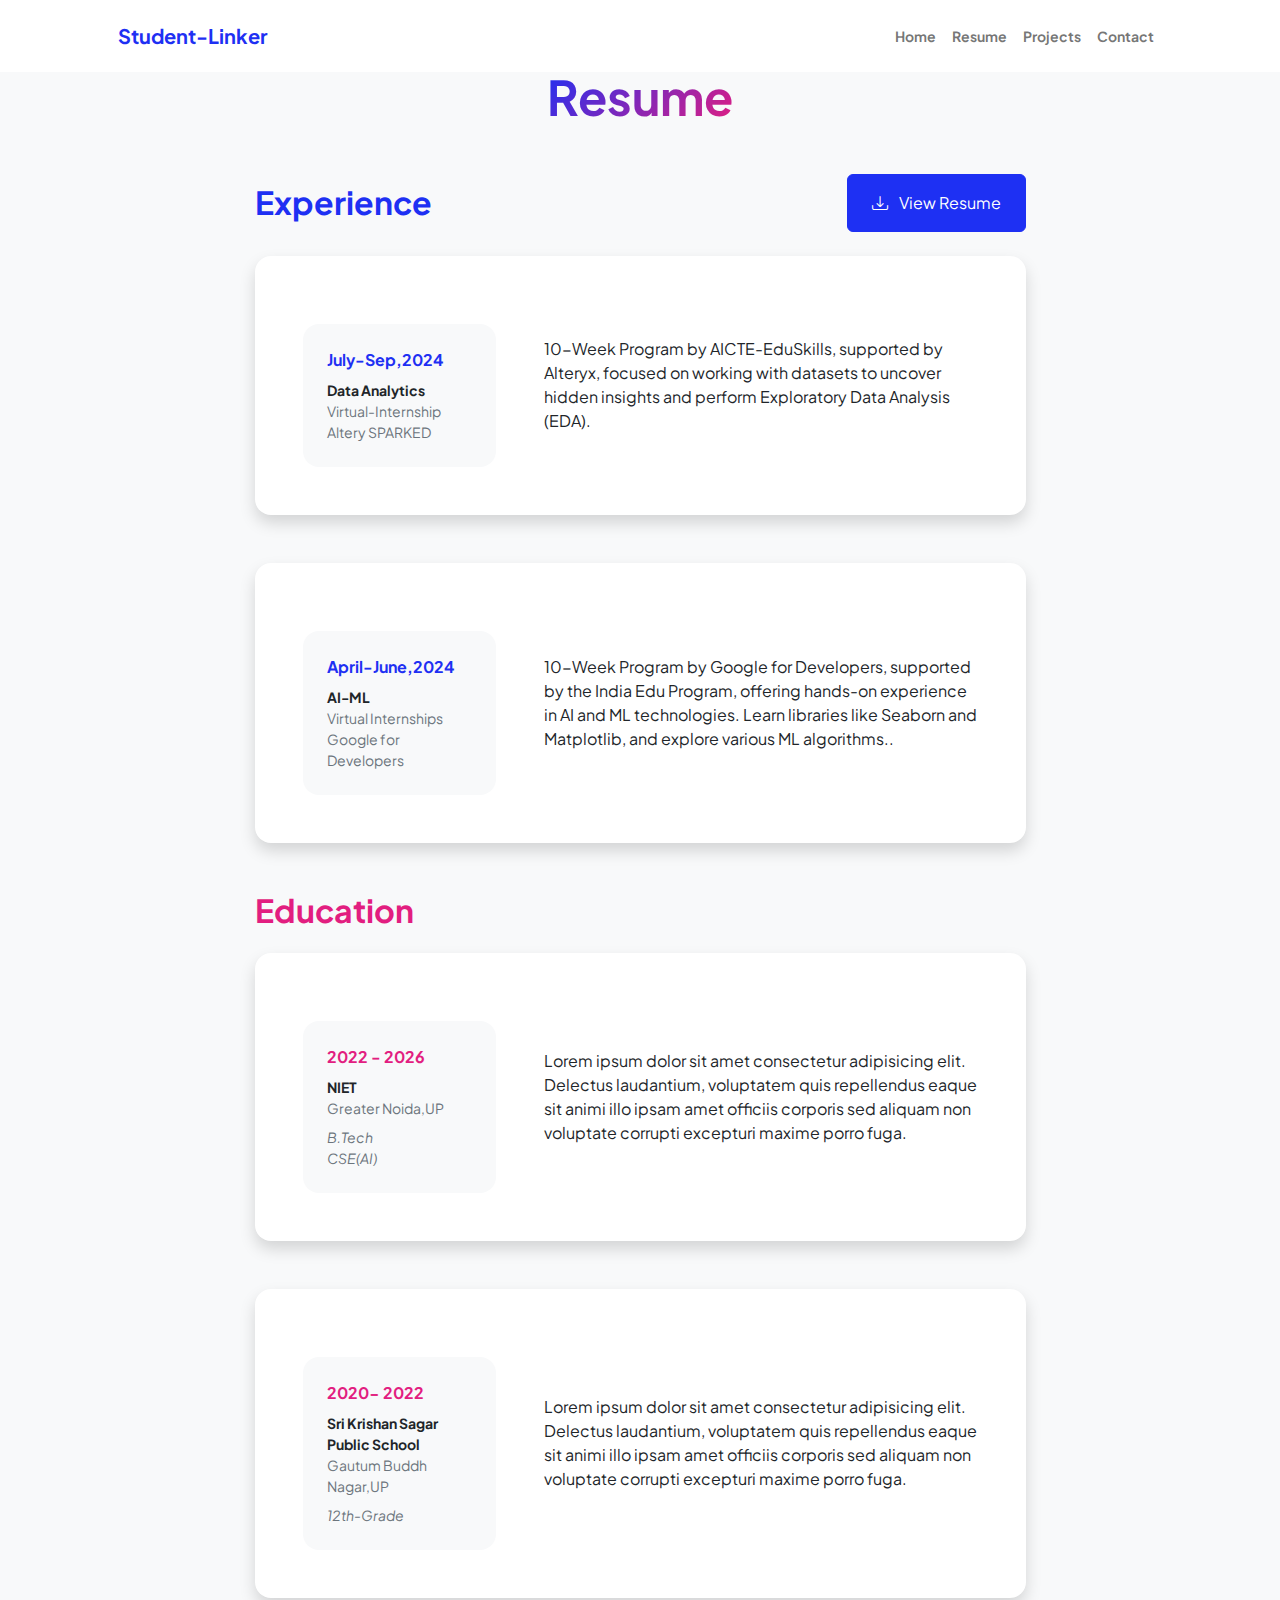
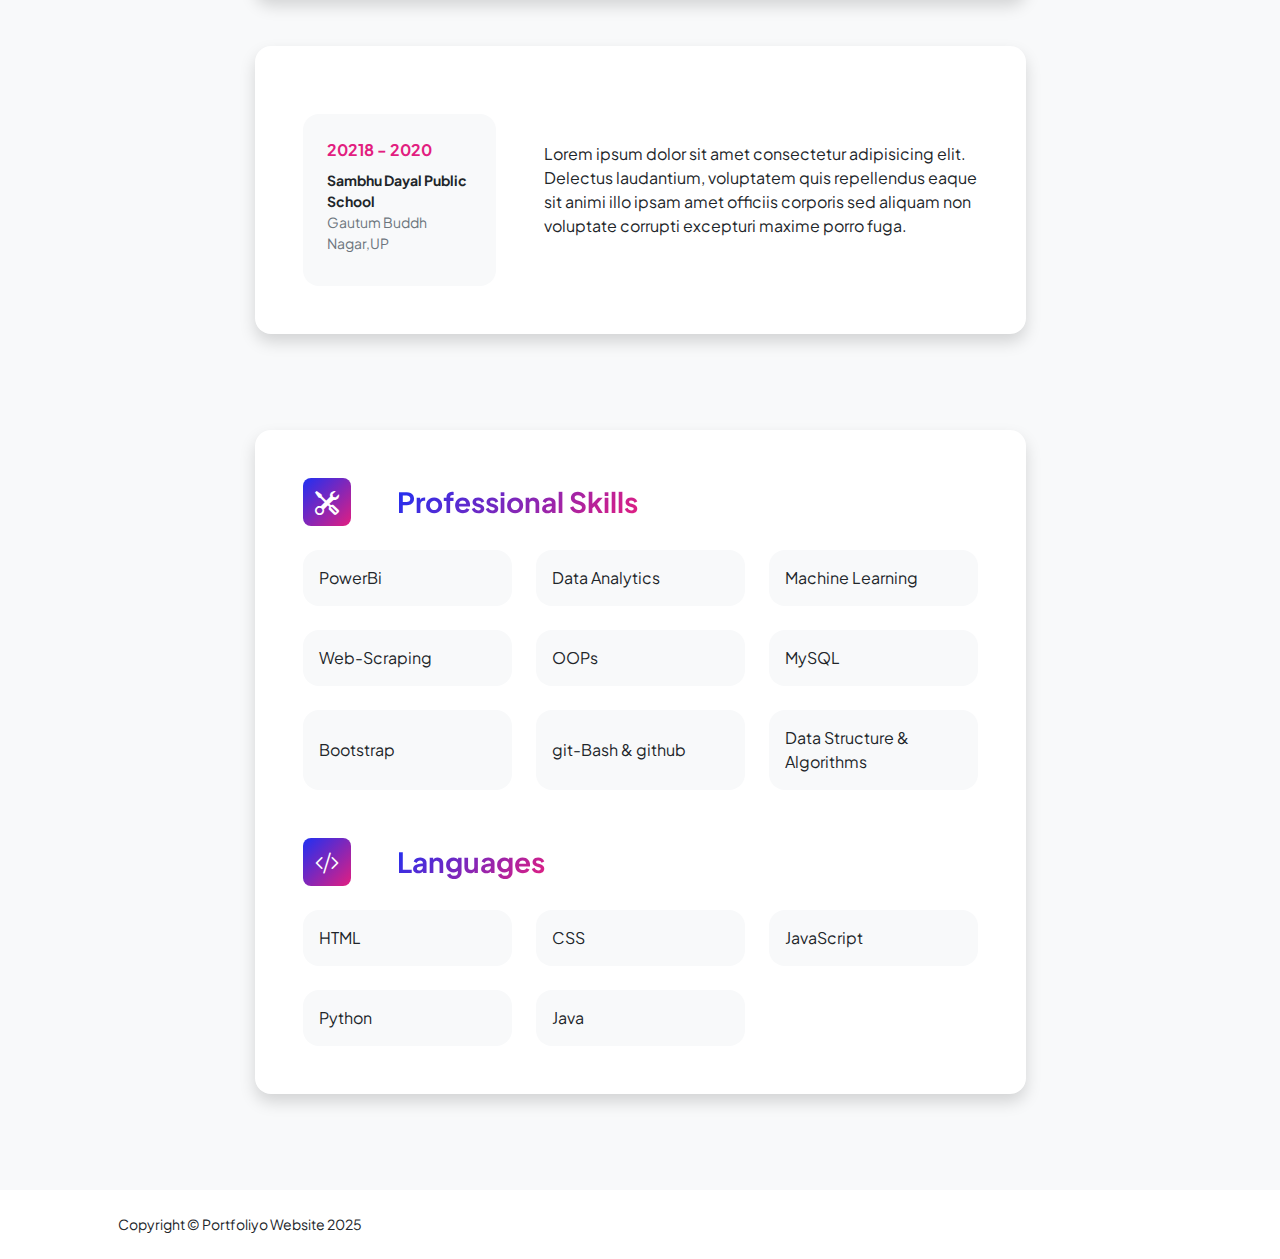
<file: resume.html>
<!DOCTYPE html>
<html lang="en">
    <head>
        <meta charset="utf-8" />
        <meta name="viewport" content="width=device-width, initial-scale=1, shrink-to-fit=no" />
        <meta name="description" content="" />
        <meta name="author" content="" />
        <title>Personal - Start Bootstrap Template</title>
        <!-- Favicon-->
        <link rel="icon" type="image/x-icon" href="assets/favicon.ico" />
        <!-- Custom Google font-->
        <link rel="preconnect" href="https://fonts.googleapis.com" />
        <link rel="preconnect" href="https://fonts.gstatic.com" crossorigin />
        <link href="https://fonts.googleapis.com/css2?family=Plus+Jakarta+Sans:wght@100;200;300;400;500;600;700;800;900&amp;display=swap" rel="stylesheet" />
        <!-- Bootstrap icons-->
        <link href="https://cdn.jsdelivr.net/npm/bootstrap-icons@1.8.1/font/bootstrap-icons.css" rel="stylesheet" />
        <!-- Core theme CSS (includes Bootstrap)-->
        <link href="css/styles.css" rel="stylesheet" />
    </head>
    <body class="d-flex flex-column h-100 bg-light">
        <main class="flex-shrink-0">
            <!-- Navigation-->
            <nav class="navbar navbar-expand-lg navbar-light bg-white py-3">
                <div class="container px-5">
                    <a class="navbar-brand" href="index.html"><span class="fw-bolder text-primary">Student-Linker</span></a>
                    <button class="navbar-toggler" type="button" data-bs-toggle="collapse" data-bs-target="#navbarSupportedContent" aria-controls="navbarSupportedContent" aria-expanded="false" aria-label="Toggle navigation"><span class="navbar-toggler-icon"></span></button>
                    <div class="collapse navbar-collapse" id="navbarSupportedContent">
                        <ul class="navbar-nav ms-auto mb-2 mb-lg-0 small fw-bolder">
                            <li class="nav-item"><a class="nav-link" href="index.html">Home</a></li>
                            <li class="nav-item"><a class="nav-link" href="resume.html">Resume</a></li>
                            <li class="nav-item"><a class="nav-link" href="projects.html">Projects</a></li>
                            <li class="nav-item"><a class="nav-link" href="contact.html">Contact</a></li>
                        </ul>
                    </div>
                </div>
            </nav>
            <!-- Page Content-->
            <div class="container px-5 my-5">
                <div class="text-center mb-5">
                    <h1 class="display-5 fw-bolder mb-0"><span class="text-gradient d-inline">Resume</span></h1>
                </div>
                <div class="row gx-5 justify-content-center">
                    <div class="col-lg-11 col-xl-9 col-xxl-8">
                        <!-- Experience Section-->
                        <section>
                            <div class="d-flex align-items-center justify-content-between mb-4">
                                <h2 class="text-primary fw-bolder mb-0">Experience</h2>
                                <!-- Download resume button-->
                                <!-- Note: Set the link href target to a PDF file within your project-->
                                <a class="btn btn-primary px-4 py-3" href="https://drive.google.com/file/d/1cTsphtOpli7dNGsqAo8sjhDjN9iF6Ntz/view?usp=sharing" target="_blank">
                                    <div class="d-inline-block bi bi-download me-2"></div>
                                    View Resume
                                </a>
                                
                            </div>
                            <!-- Experience Card 1-->
                              <!-- card-1 start -->
                             
                            <div class="card shadow border-0 rounded-4 mb-5">
                                <div class="card-body p-5">
                                    <div class="row align-items-center gx-5">
                                        <div class="col text-center text-lg-start mb-4 mb-lg-0">
                                            <div class="bg-light p-4 rounded-4">
                                                <div class="text-primary fw-bolder mb-2"> July-Sep,2024</div>
                                                <div class="small fw-bolder">Data Analytics</div>
                                                <div class="small text-muted">Virtual-Internship</div>
                                                <div class="small text-muted">Altery SPARKED</div>
                                            </div>
                                        </div>
                                        <div class="col-lg-8"><div>10-Week Program by AICTE-EduSkills, supported by Alteryx, focused on working with datasets to uncover hidden insights and perform Exploratory Data Analysis (EDA).</div></div>
                                    </div>
                                </div>
                            </div>
                            <!-- card-1 end -->
                              <!-- card-1 start -->
                             
                            <!-- <div class="card shadow border-0 rounded-4 mb-5">
                                <div class="card-body p-5">
                                    <div class="row align-items-center gx-5">
                                        <div class="col text-center text-lg-start mb-4 mb-lg-0">
                                            <div class="bg-light p-4 rounded-4">
                                                <div class="text-primary fw-bolder mb-2"> July-Sep,2024</div>
                                                <div class="small fw-bolder">Temparary to add skills</div>
                                                <div class="small text-muted">Virtual-Internship</div>
                                                <div class="small text-muted">Altery SPARKED</div>
                                            </div>
                                        </div>
                                        <div class="col-lg-8"><div>10-Week Program by AICTE-EduSkills, supported by Alteryx, focused on working with datasets to uncover hidden insights and perform Exploratory Data Analysis (EDA).</div></div>
                                    </div>
                                </div>
                            </div> -->
                            <!-- card-1 end -->
                            <!-- Experience Card 2-->
                            <div class="card shadow border-0 rounded-4 mb-5">
                                <div class="card-body p-5">
                                    <div class="row align-items-center gx-5">
                                        <div class="col text-center text-lg-start mb-4 mb-lg-0">
                                            <div class="bg-light p-4 rounded-4">
                                                <div class="text-primary fw-bolder mb-2"> April-June,2024</div>
                                                <div class="small fw-bolder">AI-ML</div>
                                                <div class="small text-muted">Virtual Internships</div>
                                                <div class="small text-muted">Google for Developers</div>
                                            </div>
                                        </div>
                                        <div class="col-lg-8"><div>10-Week Program by Google for Developers, supported by the India Edu Program, offering hands-on experience in AI and ML technologies. Learn libraries like Seaborn and Matplotlib, and explore various ML algorithms..</div></div>
                                    </div>
                                </div>
                            </div>
                        </section>
                        <!-- Education Section-->
                        <section>
                            <h2 class="text-secondary fw-bolder mb-4">Education</h2>
                            <!-- Education Card 1-->
                            <div class="card shadow border-0 rounded-4 mb-5">
                                <div class="card-body p-5">
                                    <div class="row align-items-center gx-5">
                                        <div class="col text-center text-lg-start mb-4 mb-lg-0">
                                            <div class="bg-light p-4 rounded-4">
                                                <div class="text-secondary fw-bolder mb-2">2022 - 2026</div>
                                                <div class="mb-2">
                                                    <div class="small fw-bolder">NIET</div>
                                                    <div class="small text-muted">Greater Noida,UP</div>
                                                </div>
                                                <div class="fst-italic">
                                                    <div class="small text-muted">B.Tech</div>
                                                    <div class="small text-muted">CSE(AI)</div>
                                                </div>
                                            </div>
                                        </div>
                                        <div class="col-lg-8"><div>Lorem ipsum dolor sit amet consectetur adipisicing elit. Delectus laudantium, voluptatem quis repellendus eaque sit animi illo ipsam amet officiis corporis sed aliquam non voluptate corrupti excepturi maxime porro fuga.</div></div>
                                    </div>
                                </div>
                            </div>
                            <!-- Education Card 2-->
                            <div class="card shadow border-0 rounded-4 mb-5">
                                <div class="card-body p-5">
                                    <div class="row align-items-center gx-5">
                                        <div class="col text-center text-lg-start mb-4 mb-lg-0">
                                            <div class="bg-light p-4 rounded-4">
                                                <div class="text-secondary fw-bolder mb-2">2020- 2022</div>
                                                <div class="mb-2">
                                                    <div class="small fw-bolder">Sri Krishan Sagar Public School</div>
                                                    <div class="small text-muted">Gautum Buddh Nagar,UP</div>
                                                </div>
                                                <div class="fst-italic">
                                                    <div class="small text-muted">12th-Grade</div>
                                                    <!-- <div class="small text-muted">Computer Science</div>  -->
                                                </div>
                                            </div>
                                        </div>
                                        <div class="col-lg-8"><div>Lorem ipsum dolor sit amet consectetur adipisicing elit. Delectus laudantium, voluptatem quis repellendus eaque sit animi illo ipsam amet officiis corporis sed aliquam non voluptate corrupti excepturi maxime porro fuga.</div></div>
                                    </div>
                                </div>
                            </div>
                            
                        </section>
                        <!-- Education Card 3-->
                        <div class="card shadow border-0 rounded-4 mb-5">
                           <div class="card-body p-5">
                               <div class="row align-items-center gx-5">
                                   <div class="col text-center text-lg-start mb-4 mb-lg-0">
                                       <div class="bg-light p-4 rounded-4">
                                           <div class="text-secondary fw-bolder mb-2">20218 - 2020</div>
                                           <div class="mb-2">
                                               <div class="small fw-bolder">Sambhu Dayal Public School</div>
                                               <div class="small text-muted">Gautum Buddh Nagar,UP</div>
                                           </div>
                                           <!-- <div class="fst-italic">
                                               <div class="small text-muted">B.Tech</div>
                                               <div class="small text-muted">CSE(AI)</div>
                                           </div> -->
                                       </div>
                                   </div>
                                   <div class="col-lg-8"><div>Lorem ipsum dolor sit amet consectetur adipisicing elit. Delectus laudantium, voluptatem quis repellendus eaque sit animi illo ipsam amet officiis corporis sed aliquam non voluptate corrupti excepturi maxime porro fuga.</div></div>
                               </div>
                           </div>
                       </div>
                        <!-- Divider-->
                        <div class="pb-5"></div>
                        <!-- Skillset Card-->
                        <!-- Skills Section-->
                        <section>
                        <div class="card shadow border-0 rounded-4 mb-5">
                            <div class="card-body p-5">
                                    <!-- Professional skills list-->
                                    <div class="mb-5">
                                        <div class="d-flex align-items-center mb-4">
                                            <div class="feature bg-primary bg-gradient-primary-to-secondary text-white rounded-3 me-3"><i class="bi bi-tools"></i></div>
                                            <h3 class="fw-bolder mb-0"><span class="text-gradient d-inline">Professional Skills</span></h3>
                                        </div>
                                        <div class="row row-cols-1 row-cols-md-3 mb-4">
                                            <div class="col mb-4 mb-md-0"><div class="d-flex align-items-center bg-light rounded-4 p-3 h-100">PowerBi</div></div>
                                            <div class="col mb-4 mb-md-0"><div class="d-flex align-items-center bg-light rounded-4 p-3 h-100">Data Analytics</div></div>
                                            <div class="col"><div class="d-flex align-items-center bg-light rounded-4 p-3 h-100">Machine Learning</div></div>
                                        </div>
                                        <div class="row row-cols-1 row-cols-md-3 mb-4">
                                            <div class="col mb-4 mb-md-0"><div class="d-flex align-items-center bg-light rounded-4 p-3 h-100">Web-Scraping</div></div>
                                            <div class="col mb-4 mb-md-0"><div class="d-flex align-items-center bg-light rounded-4 p-3 h-100">OOPs</div></div>
                                            <div class="col"><div class="d-flex align-items-center bg-light rounded-4 p-3 h-100">MySQL</div></div>
                                        </div>
                                        <div class="row row-cols-1 row-cols-md-3">
                                            <div class="col mb-4 mb-md-0"><div class="d-flex align-items-center bg-light rounded-4 p-3 h-100"> Bootstrap</div></div>
                                            <div class="col mb-4 mb-md-0"><div class="d-flex align-items-center bg-light rounded-4 p-3 h-100">git-Bash & github</div></div>
                                            <div class="col"><div class="d-flex align-items-center bg-light rounded-4 p-3 h-100">Data Structure &
                                                Algorithms</div></div>
                                        </div>
                                    </div>
                                    
                                    <!-- Languages list-->
                                    <div class="mb-0">
                                        <div class="d-flex align-items-center mb-4">
                                            <div class="feature bg-primary bg-gradient-primary-to-secondary text-white rounded-3 me-3"><i class="bi bi-code-slash"></i></div>
                                            <h3 class="fw-bolder mb-0"><span class="text-gradient d-inline">Languages</span></h3>
                                        </div>
                                        <div class="row row-cols-1 row-cols-md-3 mb-4">
                                            <div class="col mb-4 mb-md-0"><div class="d-flex align-items-center bg-light rounded-4 p-3 h-100">HTML</div></div>
                                            <div class="col mb-4 mb-md-0"><div class="d-flex align-items-center bg-light rounded-4 p-3 h-100">CSS</div></div>
                                            <div class="col"><div class="d-flex align-items-center bg-light rounded-4 p-3 h-100">JavaScript</div></div>
                                        </div>
                                        <div class="row row-cols-1 row-cols-md-3">
                                            <div class="col mb-4 mb-md-0"><div class="d-flex align-items-center bg-light rounded-4 p-3 h-100">Python</div></div>
                                            <div class="col mb-4 mb-md-0"><div class="d-flex align-items-center bg-light rounded-4 p-3 h-100">Java</div></div>
                                            <!-- <div class="col"><div class="d-flex align-items-center bg-light rounded-4 p-3 h-100">Node.js</div></div> -->
                                        </div>
                                    </div>
                                </div>
                            </div>
                        </section>
                    </div>
                </div>
            </div>
        </main>
        <!-- Footer-->
        <footer class="bg-white py-4 mt-auto">
            <div class="container px-5">
                <div class="row align-items-center justify-content-between flex-column flex-sm-row">
                    <div class="col-auto"><div class="small m-0">Copyright &copy; Portfoliyo Website 2025</div></div>
                    <!-- <div class="col-auto">
                        <a class="small" href="#!">Privacy</a>
                        <span class="mx-1">&middot;</span>
                        <a class="small" href="#!">Terms</a>
                        <span class="mx-1">&middot;</span>
                        <a class="small" href="#!">Contact</a>
                    </div> -->
                </div>
            </div>
        </footer>
        <!-- Bootstrap core JS-->
        <script src="https://cdn.jsdelivr.net/npm/bootstrap@5.2.3/dist/js/bootstrap.bundle.min.js"></script>
        <!-- Core theme JS-->
        <script src="js/scripts.js"></script>
    </body>
</html>
</file>
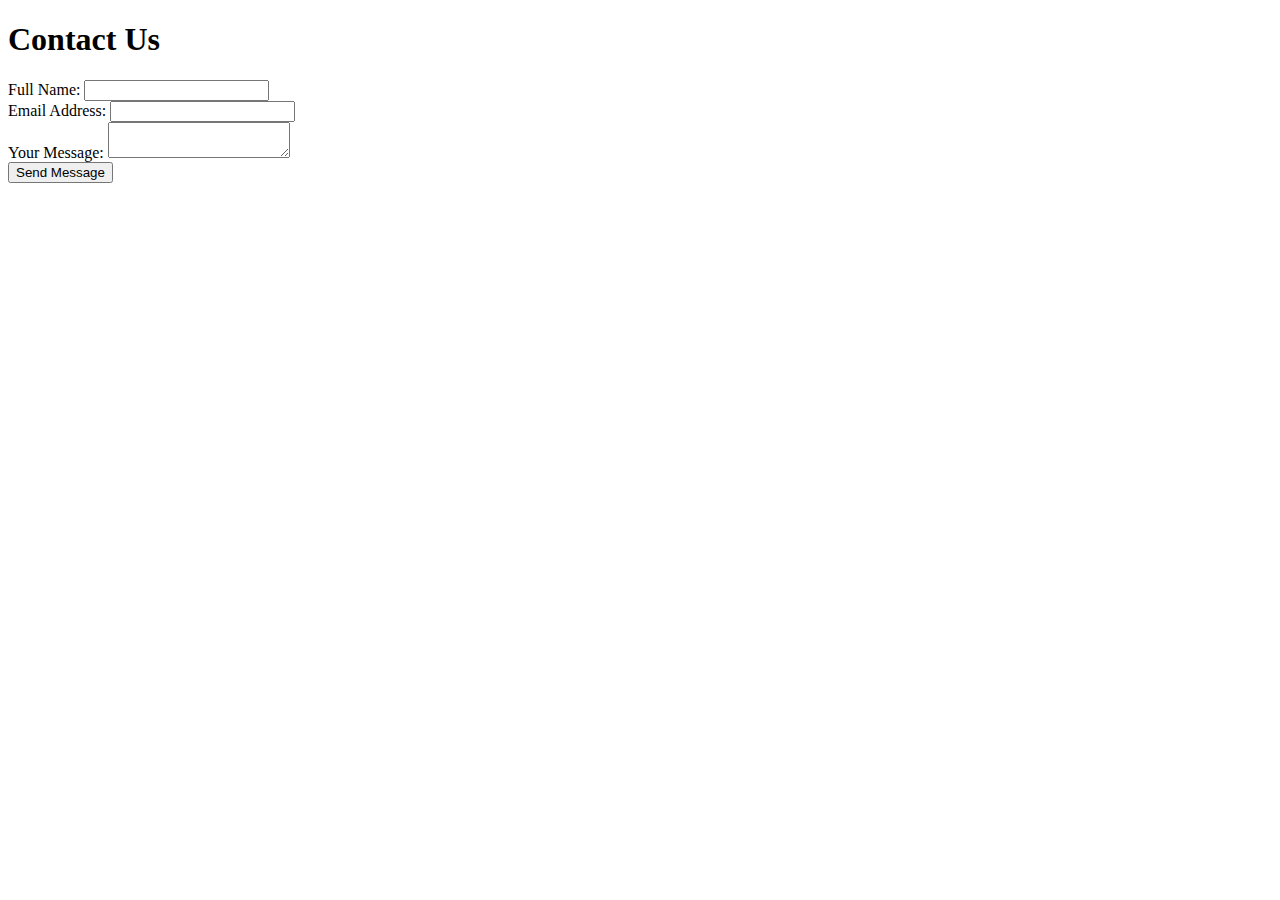
<file: try.html>
<!DOCTYPE html>
<html lang="en">
<head>
    <meta charset="utf-8" />
    <meta name="viewport" content="width=device-width, initial-scale=1, shrink-to-fit=no" />
    <meta name="description" content />
    <meta name="author" content />
    <title>Contact Us</title>
    <script src="https://apis.google.com/js/api.js"></script> <!-- Google API JavaScript client -->
</head>
<body>

<div>
    <h1>Contact Us</h1>
    <form id="contactForm">
        <div>
            <label for="name">Full Name:</label>
            <input type="text" id="name" required />
        </div>
        <div>
            <label for="email">Email Address:</label>
            <input type="email" id="email" required />
        </div>
        <div>
            <label for="message">Your Message:</label>
            <textarea id="message" required></textarea>
        </div>
        <button type="submit">Send Message</button>
    </form>

    <div id="status"></div>
</div>

<script>
  // Load the API client and authorize the user
  function handleClientLoad() {
    gapi.load('client:auth2', initClient);
  }

  // Initialize the API client and set up OAuth 2.0
  function initClient() {
    gapi.client.init({
      apiKey: 'YOUR_API_KEY',
      clientId: 'YOUR_CLIENT_ID.apps.googleusercontent.com', // Replace with your OAuth client ID
      discoveryDocs: ['https://www.googleapis.com/discovery/v1/apis/gmail/v1/rest'],
      scope: 'https://www.googleapis.com/auth/gmail.send',
    }).then(function () {
      // Check if the user is already signed in
      if (gapi.auth2.getAuthInstance().isSignedIn.get()) {
        // If signed in, enable sending the email
        document.getElementById("contactForm").onsubmit = sendEmail;
      } else {
        // Otherwise, trigger the sign-in process
        gapi.auth2.getAuthInstance().signIn().then(function() {
          document.getElementById("contactForm").onsubmit = sendEmail;
        });
      }
    });
  }

  // Function to send the email
  function sendEmail(event) {
    event.preventDefault(); // Prevent form submission

    const name = document.getElementById("name").value;
    const email = document.getElementById("email").value;
    const message = document.getElementById("message").value;

    const rawMessage = [
      'From: ', email, '\r\n',
      'To: ', 'abc@gmail.com', '\r\n',  // Replace with your Gmail address
      'Subject: Contact Form Submission', '\r\n',
      '\r\n',
      'Name: ' + name + '\r\n',
      'Email: ' + email + '\r\n',
      'Message: ' + message + '\r\n'
    ].join('');

    const encodedMessage = btoa(rawMessage).replace(/\+/g, '-').replace(/\//g, '_'); // Base64 encoding

    // Send email using the Gmail API
    const request = gapi.client.gmail.users.messages.send({
      'userId': 'me',
      'resource': {
        'raw': encodedMessage
      }
    });

    request.execute(function(response) {
      if (response.error) {
        document.getElementById('status').innerText = 'Failed to send the message: ' + response.error.message;
      } else {
        document.getElementById('status').innerText = 'Your message was sent successfully!';
      }
    });
  }
</script>

<script>
  // Load the client library and then handle the client load
  handleClientLoad();
</script>

</body>
</html>
</file>
